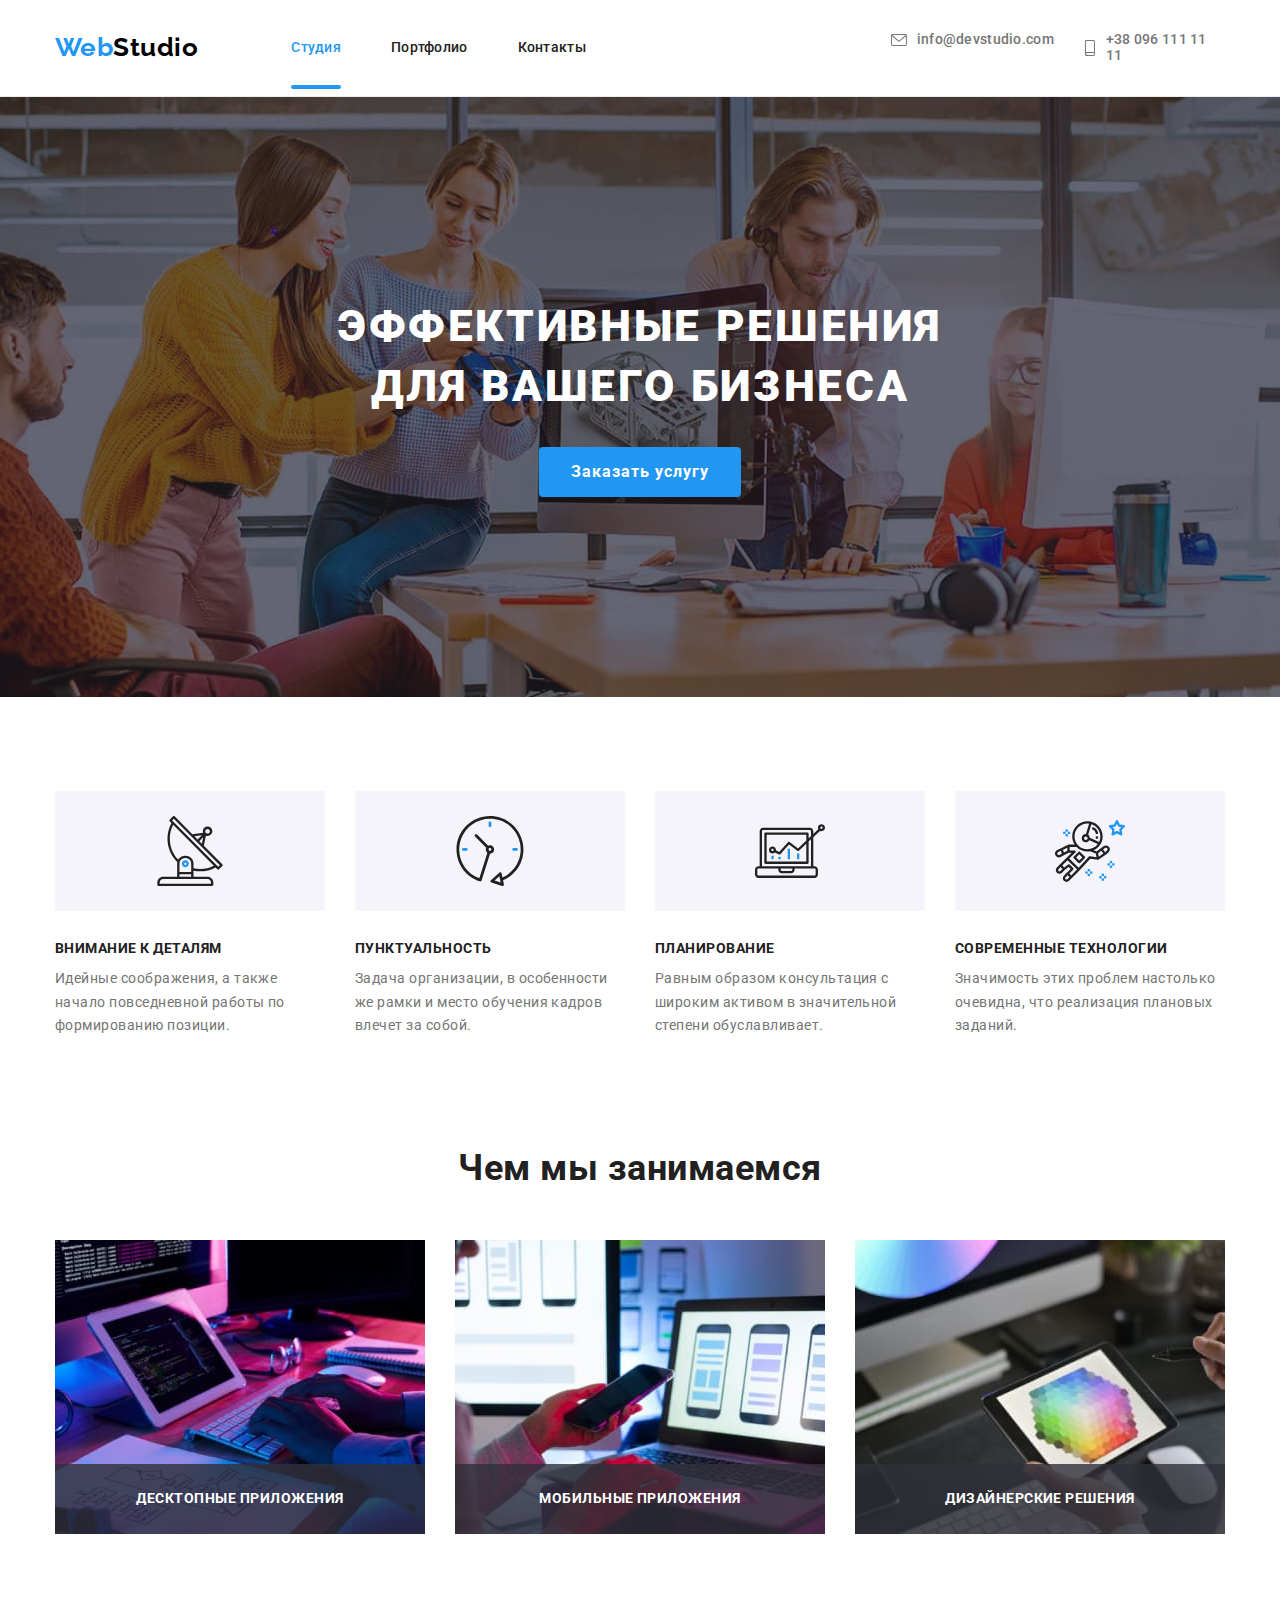
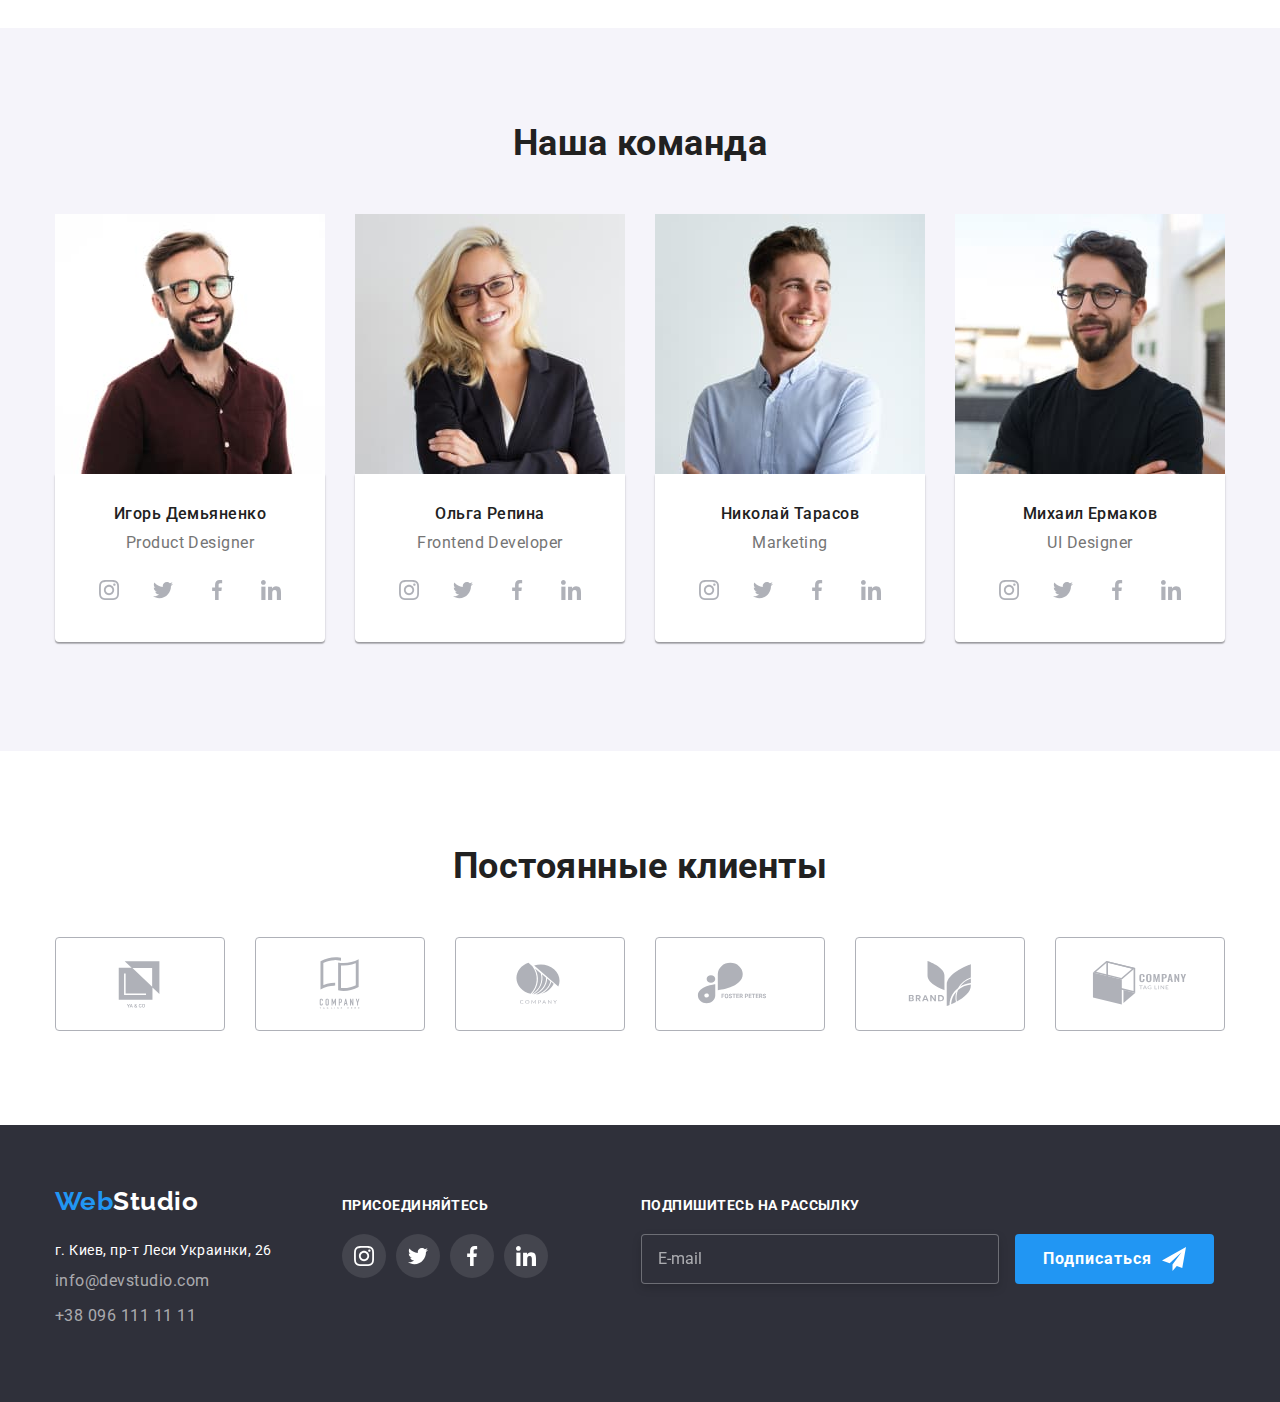
<file: index.html>
<!DOCTYPE html>
<html lang="ru">

<head>
  <meta charset="UTF-8" />
  <meta http-equiv="X-UA-Compatible" content="IE=edge" />
  <meta name="viewport" content="width=device-width, initial-scale=1.0" />
  <title>Document</title>
  <link rel="preconnect" href="https://fonts.googleapis.com" />
  <link rel="preconnect" href="https://fonts.gstatic.com" crossorigin />
  <link
    href="https://fonts.googleapis.com/css2?family=Raleway:wght@500;700&family=Roboto:wght@400;500;700;900&display=swap"
    rel="stylesheet" />
  <link rel="stylesheet" href="https://cdnjs.cloudflare.com/ajax/libs/modern-normalize/1.1.0/modern-normalize.min.css">
  <link rel="stylesheet" href="./css/main.min.css" />
</head>


<!-- header -->
<header class="header">
  <div class="container header__flex">
    <a class="logo" href="./index.html">Web<span class="logo__span">Studio</span></a>

    <button type="button" class="header__menu" aria-expanded="false" aria-controls="menu-container" data-menu-open>
      <svg class="header__icon-open" width="40" height="40" aria-label="перемикач моб.меню">
        <use class="" href=" ./img/icons.svg#icon-menu"></use>
      </svg>
    </button>

    <div class="hz" id="menu-container" data-menu>
      <button type="button" class="header__menu header__menu-close" aria-expanded="false" aria-controls="menu-container"
        data-menu-close>
        <svg class="header__icon-close" width="40" height="40" aria-label="перемикач моб.меню">
          <use class="" href=" ./img/icons.svg#icon-close"></use>
        </svg>
      </button>
      <nav class="header__nav">
        <ul class="site-nav">
          <li class="site-nav__item"><a href="./index.html" class="site-nav__link site-nav__current">Студия</a>
          </li>
          <li class="site-nav__item"><a href="./portfolio.html" class="site-nav__link">Портфолио</a></li>
          <li class="site-nav__item"><a href="" class="site-nav__link">Контакты</a></li>
        </ul>
      </nav>

      <ul class="contact-us">
        <li class="contact-us__tell-mail contact-us__mail">

          <a href="mailto:info@devstudio.com" class="contact-us__contact contact-us__mail-link">
            <svg class="contact-us__icon contact-us__icon-mail" width="16" height="12">
              <use href=" ./img/icons.svg#icon-envelope"></use>
            </svg>
            info@devstudio.com</a>

        </li>
        <li class="contact-us__tell-mail contact-us__tel">
          <a href="tell:+380961111111" class="contact-us__contact contact-us__tel-link">
            <svg class="contact-us__icon contact-us__icon-tel" width="10" height="16">
              <use href="./img/icons.svg#icon-smartphone"></use>
            </svg>
            +38 096 111 11 11
          </a>
        </li>
      </ul>
      <ul class="header__soc-links-list">
        <li class="header__soc-links-item">Instagram</li>
        <li class="header__soc-links-item">Twitter</li>
        <li class="header__soc-links-item">Facebook</li>
        <li class="header__soc-links-item">Linkedin</li>
      </ul>
    </div>


  </div>
</header>

<!-- main -->
<main class="main">

  <!-- banner -->
  <section class="banner">
    <div class="container">
      <h1 class="banner__title">Эффективные решения <br />для вашего бизнеса</h1>
      <button type="button" class="button button--banner" data-modal-open>Заказать услугу</button>
    </div>
  </section>

  <!-- skills -->
  <section class="section skills">
    <div class="container">
      <h2 class="section__title visually-hidden">skills</h2>
      <ul class="skills__list">
        <li class="skills__item">
          <div class="skills__picture">
            <svg class="skills__icon" width="70" height="70">
              <use href="./img/icons.svg#icon-antenna"></use>
            </svg>
          </div>
          <h3 class="skills__title">Внимание к деталям</h3>
          <p class="skills__desc">
            Идейные соображения, а также начало повседневной работы по формированию позиции.
          </p>
        </li>
        <li class="skills__item">
          <div class="skills__picture">
            <svg class="skills__icon" width="70" height="70">
              <use href="./img/icons.svg#icon-clock"></use>
            </svg>
          </div>
          <h3 class="skills__title">Пунктуальность</h3>
          <p class="skills__desc">
            Задача организации, в особенности же рамки и место обучения кадров влечет за собой.
          </p>
        </li>
        <li class="skills__item">
          <div class="skills__picture">
            <svg class="skills__icon" width="70" height="70">
              <use href="./img/icons.svg#icon-diagram"></use>
            </svg>
          </div>
          <h3 class="skills__title">Планирование</h3>
          <p class="skills__desc">
            Равным образом консультация с широким активом в значительной степени обуславливает.
          </p>
        </li>
        <li class="skills__item">
          <div class="skills__picture">
            <svg class="skills__icon" width="70" height="70">
              <use href="./img/icons.svg#icon-astronaut"></use>
            </svg>
          </div>
          <h3 class="skills__title">Современные технологии</h3>
          <p class="skills__desc">
            Значимость этих проблем настолько очевидна, что реализация плановых заданий.
          </p>
        </li>
      </ul>
    </div>
  </section>


  <!-- our specialization -->
  <section class="section main__specialization ">
    <div class="container">
      <h2 class="section__title section__specialization">Чем мы занимаемся</h2>
      <ul class="specialization">
        <li class="specialization__item">
          <h3 class="specialization__desc">Десктопные приложения</h3>
          <img srcset="./img/specialization-1@1x.jpg 1x, ./img/specialization-1@2x.jpg 2x"
            src="./img/specialization-1@1x.jpg" alt="Робота на планшеті" />
        </li>
        <li class="specialization__item">
          <h3 class="specialization__desc">Мобильные приложения</h3>
          <img srcset="./img/specialization-2@1x.jpg 1x, ./img/specialization-2@2x.jpg 2x"
            src="./img/specialization-2@1x.jpg" alt="Робота на планшеті" />
        </li>
        <li class="specialization__item">
          <h3 class="specialization__desc">Дизайнерские решения</h3>
          <img srcset="./img/specialization-3@1x.jpg 1x, ./img/specialization-3@2x.jpg 2x"
            src="./img/specialization-3@1x.jpg" alt="Робота на планшеті" />
        </li>
      </ul>
    </div>
  </section>


  <!--our crew -->
  <section class="section main__crew">
    <div class="container">
      <h2 class="section__title section__name">Наша команда</h2>
      <ul class="crew-list">
        <li class="crew-list__item">
          <picture class="crew-list__photo">
            <source srcset="./img/ihor-comp@1x.jpg 1x, ./img/ihor-comp@2x.jpg 2x" media="(min-width:1200px)" />
            <source srcset="./img/ihor-tab@1x.jpg 1x, ./img/ihor-tab@2x.jpg 2x " media="(min-width:768px)" />
            <source srcset="./img/ihor-mob@1x.jpg 1x, ./img/ihor-mob@2x.jpg 2x" />
            <img src="./img/ihor-comp@1x.jpg" alt="Игорь Демьяненко" />
          </picture>

          <div class="crew-list__info">
            <h3 class="crew-list__title">Игорь Демьяненко</h3>
            <p class="crew-list__desc">Product Designer</p>

            <!-- social links -->
            <ul class="social-links">
              <li class="social-links__list">
                <a href="" class="social-links__link">
                  <svg width="20" height="20">
                    <use href="./img/icons.svg#icon-instagram"></use>
                  </svg>
                </a>
              </li>
              <li class="social-links__list">
                <a href="" class="social-links__link">
                  <svg width="20" height="20">
                    <use href="./img/icons.svg#icon-twitter"></use>
                  </svg>
                </a>
              </li>
              <li class="social-links__list">
                <a href="" class="social-links__link">
                  <svg width="20" height="20">
                    <use href="./img/icons.svg#icon-facebook"></use>
                  </svg>
                </a>
              </li>
              <li class="social-links__list">
                <a href="" class="social-links__link">
                  <svg width="20" height="20">
                    <use href="./img/icons.svg#icon-linkedin"></use>
                  </svg>
                </a>
              </li>
            </ul>
            <!-- end social links -->

          </div>

        </li>
        <li class="crew-list__item">
          <picture class="crew-list__photo">
            <source srcset="./img/olha-comp@1x.jpg 1x, ./img/olha-comp@2x.jpg 2x" media="(min-width:1200px)" />
            <source srcset="./img/olha-tab@1x.jpg 1x, ./img/olha-tab@2x.jpg 2x " media="(min-width:768px)" />
            <source srcset="./img/olha-mob@1x.jpg 1x, ./img/olha-mob@2x.jpg 2x" />
            <img src="./img/olha-comp@1x.jpg" alt="Ольга Репина" />
          </picture>

          <div class="crew-list__info">
            <h3 class="crew-list__title">Ольга Репина</h3>
            <p class="crew-list__desc">Frontend Developer</p>

            <!-- social links -->
            <ul class="social-links">
              <li class="social-links__list">
                <a href="" class="social-links__link">
                  <svg width="20" height="20">
                    <use href="./img/icons.svg#icon-instagram"></use>
                  </svg>
                </a>
              </li>
              <li class="social-links__list">
                <a href="" class="social-links__link">
                  <svg width="20" height="20">
                    <use href="./img/icons.svg#icon-twitter"></use>
                  </svg>
                </a>
              </li>
              <li class="social-links__list">
                <a href="" class="social-links__link">
                  <svg width="20" height="20">
                    <use href="./img/icons.svg#icon-facebook"></use>
                  </svg>
                </a>
              </li>
              <li class="social-links__list">
                <a href="" class="social-links__link">
                  <svg width="20" height="20">
                    <use href="./img/icons.svg#icon-linkedin"></use>
                  </svg>
                </a>
              </li>
            </ul>
            <!-- end social links -->

          </div>

        </li>
        <li class="crew-list__item">
          <picture class="crew-list__photo">
            <source srcset="./img/kolya-comp@1x.jpg 1x, ./img/kolya-comp@2x.jpg 2x" media="(min-width:1200px)" />
            <source srcset="./img/kolya-tab@1x.jpg 1x, ./img/kolya-tab@2x.jpg 2x " media="(min-width:768px)" />
            <source srcset="./img/kolya-mob@1x.jpg 1x, ./img/kolya-mob@2x.jpg 2x" />
            <img src="./img/kolya-comp@1x.jpg" alt="Николай Тарасов" />
          </picture>

          <div class="crew-list__info">
            <h3 class="crew-list__title">Николай Тарасов</h3>
            <p class="crew-list__desc">Marketing</p>

            <!-- social links -->
            <ul class="social-links">
              <li class="social-links__list">
                <a href="" class="social-links__link">
                  <svg width="20" height="20">
                    <use href="./img/icons.svg#icon-instagram"></use>
                  </svg>
                </a>
              </li>
              <li class="social-links__list">
                <a href="" class="social-links__link">
                  <svg width="20" height="20">
                    <use href="./img/icons.svg#icon-twitter"></use>
                  </svg>
                </a>
              </li>
              <li class="social-links__list">
                <a href="" class="social-links__link">
                  <svg width="20" height="20">
                    <use href="./img/icons.svg#icon-facebook"></use>
                  </svg>
                </a>
              </li>
              <li class="social-links__list">
                <a href="" class="social-links__link">
                  <svg width="20" height="20">
                    <use href="./img/icons.svg#icon-linkedin"></use>
                  </svg>
                </a>
              </li>
            </ul>
            <!-- end social links -->

          </div>

        </li>
        <li class="crew-list__item">
          <picture class="crew-list__photo">
            <source srcset="./img/misha-comp@1x.jpg 1x, ./img/misha-comp@2x.jpg 2x" media="(min-width:1200px)" />
            <source srcset="./img/misha-tab@1x.jpg 1x, ./img/misha-tab@2x.jpg 2x " media="(min-width:768px)" />
            <source srcset="./img/misha-mob@1x.jpg 1x, ./img/misha-mob@2x.jpg 2x" />
            <img src="./img/misha-comp@1x.jpg" alt="Михаил Ермаков" />
          </picture>

          <div class="crew-list__info">
            <h3 class="crew-list__title">Михаил Ермаков</h3>
            <p class="crew-list__desc">UI Designer</p>

            <!-- social links -->
            <ul class="social-links">
              <li class="social-links__list">
                <a href="" class="social-links__link">
                  <svg width="20" height="20">
                    <use href="./img/icons.svg#icon-instagram"></use>
                  </svg>
                </a>
              </li>
              <li class="social-links__list">
                <a href="" class="social-links__link">
                  <svg width="20" height="20">
                    <use href="./img/icons.svg#icon-twitter"></use>
                  </svg>
                </a>
              </li>
              <li class="social-links__list">
                <a href="" class="social-links__link">
                  <svg width="20" height="20">
                    <use href="./img/icons.svg#icon-facebook"></use>
                  </svg>
                </a>
              </li>
              <li class="social-links__list">
                <a href="" class="social-links__link">
                  <svg width="20" height="20">
                    <use href="./img/icons.svg#icon-linkedin"></use>
                  </svg>
                </a>
              </li>
            </ul>
            <!-- end social links -->

          </div>

        </li>
      </ul>
    </div>
  </section>

  <!-- our clients -->
  <section class="section ">
    <div class="container">
      <h2 class="section__title">Постоянные клиенты</h2>
      <ul class="clients">
        <li class="clients__list">
          <a href="" class="clients__link">
            <svg class="clients-icon" width="106" height="60">
              <use href=" ./img/icons.svg#icon-logo-1"></use>
            </svg>
          </a>
        </li>
        <li class="clients__list">
          <a href="" class="clients__link">
            <svg class="clients-icon" width="106" height="60">
              <use href=" ./img/icons.svg#icon-logo-2"></use>
            </svg>
          </a>
        </li>
        <li class="clients__list">
          <a href="" class="clients__link">
            <svg class="clients-icon" width="106" height="60">
              <use href=" ./img/icons.svg#icon-logo-3"></use>
            </svg>
          </a>
        </li>
        <li class="clients__list">
          <a href="" class="clients__link">
            <svg class="clients-icon" width="106" height="60">
              <use href=" ./img/icons.svg#icon-logo-4"></use>
            </svg>
          </a>
        </li>
        <li class="clients__list">
          <a href="" class="clients__link">
            <svg class="clients-icon" width="106" height="60">
              <use href=" ./img/icons.svg#icon-logo-5"></use>
            </svg>
          </a>
        </li>
        <li class="clients__list">
          <a href="" class="clients__link">
            <svg class="clients-icon" width="106" height="60">
              <use href=" ./img/icons.svg#icon-logo-6"></use>
            </svg>
          </a>
        </li>

      </ul>
    </div>

  </section>

</main>


<!-- footer -->
<footer class="footer">
  <div class="container footer__flex">

    <div class="footer__info">
      <a class="logo footer__logo" href="./index.html">Web<span class="logo__span logo__span--color">Studio</span></a>
      <address class="footer__adress">г. Киев, пр-т Леси Украинки, 26</address>
      <ul>
        <li class="footer__contact-item"><a href="mailto:info@devstudio.com"
            class="footer__contact">info@devstudio.com</a></li>
        <li class="footer__contact-item"><a href="tel:+380961111111" class="footer__contact">+38 096 111 11
            11</a></li>
      </ul>
    </div>

    <div class="footer__social-links">
      <h3 class="footer__socLink-form-title">Присоединяйтесь</h3>

      <!-- social links -->
      <ul class="social-links">
        <li class="social-links__list">
          <a href="" class="social-links__link social-links__link--footer">
            <svg width="20" height="20">
              <use href="./img/icons.svg#icon-instagram"></use>
            </svg>
          </a>
        </li>
        <li class="social-links__list">
          <a href="" class="social-links__link social-links__link--footer">
            <svg width="20" height="20">
              <use href="./img/icons.svg#icon-twitter"></use>
            </svg>
          </a>
        </li>
        <li class="social-links__list">
          <a href="" class="social-links__link social-links__link--footer">
            <svg width="20" height="20">
              <use href="./img/icons.svg#icon-facebook"></use>
            </svg>
          </a>
        </li>
        <li class="social-links__list">
          <a href="" class="social-links__link social-links__link--footer">
            <svg width="20" height="20">
              <use href="./img/icons.svg#icon-linkedin"></use>
            </svg>
          </a>
        </li>
      </ul>
      <!-- end social links -->

    </div>

    <!-- subscribe-form -->
    <form class="footer__form">
      <label for="email" class="footer__subscribe">
        <span class="footer__socLink-form-title">
          Подпишитесь на рассылку
        </span>
        <input type="text" name="email" id="email" class="footer__input" placeholder="E-mail">

      </label>
      <button type="submit" class="button footer__button">
        Подписаться
        <svg class="footer__button-icon" width="24" height="24">
          <use href="./img/icons.svg#icon-send"></use>
        </svg>
      </button>

    </form>
    <!-- end subscribe-form -->

  </div>
</footer>

<!-- MODAL WINDOW -->
<div class="backdrop is-hidden" data-modal>
  <div class="modal">
    <button type="button" class="modal__close" data-modal-close>
      <svg width="20" height="20">
        <use href="./img/icons.svg#icon-close"></use>
      </svg>
    </button>
    <form class="feedback">
      <h3 class="feedback__name">Оставьте свои данные, мы вам перезвоним</h3>

      <label class="field">
        <span class="field__name">Имя</span>
        <input type="text" name="name" class="field__input">
        <svg class="field__icon" width="18" height="18">
          <use href="./img/icons.svg#icon-person-black"></use>
        </svg>

      </label>

      <label class="field">
        <span class="field__name">Телефон</span>
        <input type="tel" name="tel" class="field__input">
        <svg class="field__icon" width="18" height="18">
          <use href="./img/icons.svg#icon-phone-black"></use>
        </svg>
      </label>

      <label class="field">
        <span class="field__name">Почта</span>
        <input type="email" name="mail" class="field__input">
        <svg class="field__icon" width="18" height="18">
          <use href="./img/icons.svg#icon-email-black"></use>
        </svg>

      </label>

      <label class="field field--comment">
        <span class="field__name">Комментарий</span>
        <textarea name="comment" rows="5" placeholder="Введите текст" class="field__textarea"></textarea>
      </label>


      <label for="agree" class="agreement">
        <input class="agreement__checkbox" type="checkbox" name="agreement" value="agree" id="agree">
        <svg class="agreement__icon" width="16" height="15">
          <use href="./img/icons.svg#icon-check"></use>
        </svg>
        <span class="agreement__custom"> </span>
        Соглашаюсь с рассылкой и принимаю
      </label>
      <a href="" class="feedback__agreement"> Условия договора</a>
      <button type="submit" class="button button--feedback">Отправить</button>

    </form>
  </div>
</div>

<script src="./js/menu.js"></script>
<script src="./js/modal.js"></script>

</body>

</html>
</file>
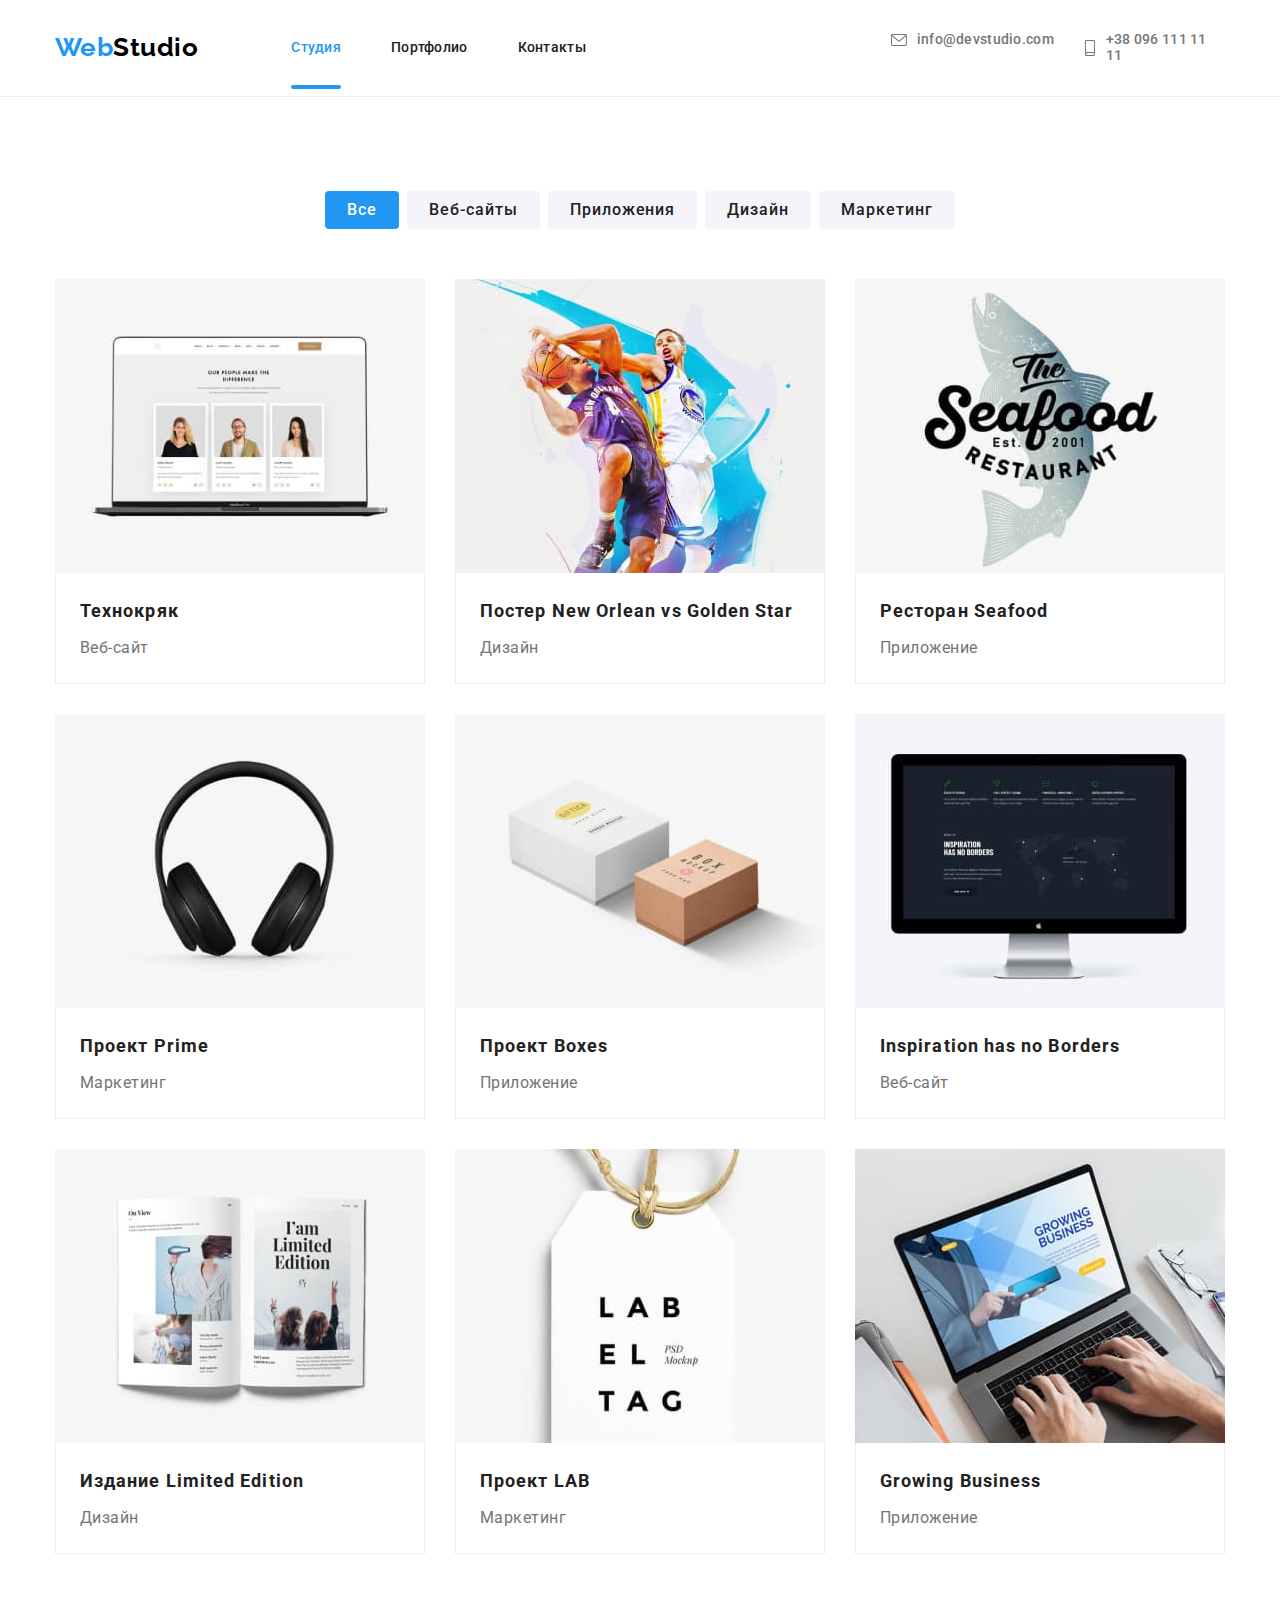
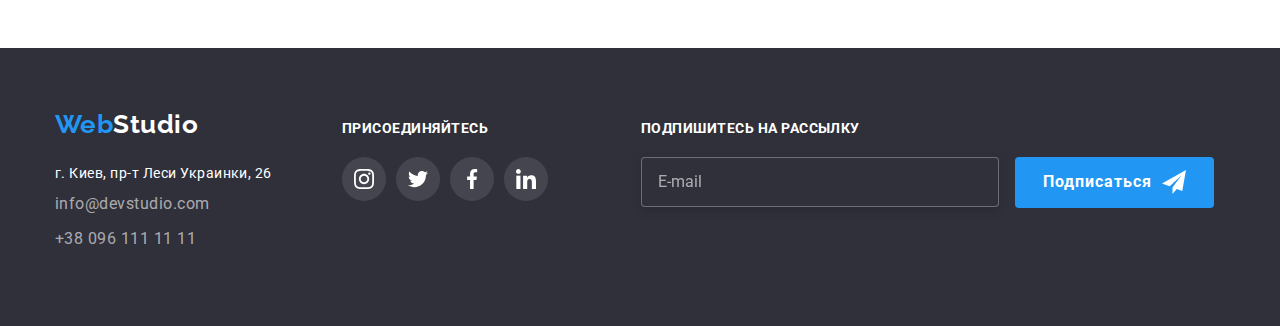
<file: portfolio.html>
<!DOCTYPE html>
<html lang="ru">

<head>
  <meta charset="UTF-8" />
  <meta http-equiv="X-UA-Compatible" content="IE=edge" />
  <meta name="viewport" content="width=device-width, initial-scale=1.0" />
  <title>Document</title>

  <link rel="preconnect" href="https://fonts.googleapis.com" />
  <link rel="preconnect" href="https://fonts.gstatic.com" crossorigin />
  <link href="https://fonts.googleapis.com/css2?family=Raleway:wght@500&family=Roboto:wght@400;500;700;900&display=swap"
    rel="stylesheet" />
  <link rel="stylesheet" href="https://cdnjs.cloudflare.com/ajax/libs/modern-normalize/1.1.0/modern-normalize.min.css">

  <link rel="stylesheet" href="./css/main.min.css" />
</head>

<body>
  <!-- header -->
  <header class="header">
    <div class="container header__flex">
      <a class="logo" href="./index.html">Web<span class="logo__span">Studio</span></a>

      <button type="button" class="header__menu" aria-expanded="false" aria-controls="menu-container" data-menu-open>
        <svg class="header__icon-open" width="40" height="40" aria-label="перемикач моб.меню">
          <use class="" href=" ./img/icons.svg#icon-menu"></use>
        </svg>
      </button>

      <div class="hz" id="menu-container" data-menu>
        <button type="button" class="header__menu header__menu-close" aria-expanded="false"
          aria-controls="menu-container" data-menu-close>
          <svg class="header__icon-close" width="40" height="40" aria-label="перемикач моб.меню">
            <use class="" href=" ./img/icons.svg#icon-close"></use>
          </svg>
        </button>
        <nav class="header__nav">
          <ul class="site-nav">
            <li class="site-nav__item"><a href="./index.html" class="site-nav__link site-nav__current">Студия</a>
            </li>
            <li class="site-nav__item"><a href="./portfolio.html" class="site-nav__link">Портфолио</a></li>
            <li class="site-nav__item"><a href="" class="site-nav__link">Контакты</a></li>
          </ul>
        </nav>

        <ul class="contact-us">
          <li class="contact-us__tell-mail contact-us__mail">

            <a href="mailto:info@devstudio.com" class="contact-us__contact contact-us__mail-link">
              <svg class="contact-us__icon contact-us__icon-mail" width="16" height="12">
                <use href=" ./img/icons.svg#icon-envelope"></use>
              </svg>
              info@devstudio.com</a>

          </li>
          <li class="contact-us__tell-mail contact-us__tel">
            <a href="tell:+380961111111" class="contact-us__contact contact-us__tel-link">
              <svg class="contact-us__icon contact-us__icon-tel" width="10" height="16">
                <use href="./img/icons.svg#icon-smartphone"></use>
              </svg>
              +38 096 111 11 11
            </a>
          </li>
        </ul>
        <ul class="header__soc-links-list">
          <li class="header__soc-links-item">Instagram</li>
          <li class="header__soc-links-item">Twitter</li>
          <li class="header__soc-links-item">Facebook</li>
          <li class="header__soc-links-item">Linkedin</li>
        </ul>
      </div>


    </div>
  </header>

  <!-- main -->
  <main>

    <!-- portfolio -->
    <section class="section">
      <div class="container">
        <h1 hidden>Портфолио</h1>

        <ul class="filters">
          <li class="filters__item"><button type="button" class="button button--filter button--current">Все</button>
          </li>
          <li class="filters__item"><button type="button" class="button button--filter">Веб-сайты</button></li>
          <li class="filters__item"><button type="button" class="button button--filter">Приложения</button></li>
          <li class="filters__item"><button type="button" class="button button--filter">Дизайн</button></li>
          <li class="filters__item"><button type="button" class="button button--filter">Маркетинг</button></li>
        </ul>


        <ul class="portfolio">
          <li class="portfolio__list">
            <a href="" class="portfolio__link">
              <div class="card">
                <picture>
                  <source srcset="./img/1-comp@1x.jpg 1x, ./img/1-comp@2x.jpg 2x" media="(min-width:1200px)" />
                  <source srcset="./img/1-tab@1x.jpg 1x, ./img/1-tab@2x.jpg 2x " media="(min-width:768px)" />
                  <source srcset="./img/1-mob@1x.jpg 1x, ./img/1-mob@2x.jpg 2x" />
                  <img src="./img/1-comp@1x.jpg" alt="Технокряк" />
                </picture>

                <p class="card__desc">
                  Ресурс предлагает комплексные предложения с разным уровнем функционала и сервисов.
                  Все это позволит посетителю получить исчерпывающие сведения о компании или частном
                  лице.
                </p>
              </div>
              <div class="thumb">
                <h2 class="thumb__title">Технокряк</h2>
                <p class="thumb__desc">Веб-сайт</p>
              </div>
            </a>
          </li>

          <li class="portfolio__list">
            <a href="" class="portfolio__link">
              <div class="card">
                <picture>
                  <source srcset="./img/2-comp@1x.jpg 1x, ./img/2-comp@2x.jpg 2x" media="(min-width:1200px)" />
                  <source srcset="./img/2-tab@1x.jpg 1x, ./img/2-tab@2x.jpg 2x " media="(min-width:768px)" />
                  <source srcset="./img/2-mob@1x.jpg 1x, ./img/2-mob@2x.jpg 2x" />
                  <img src="./img/2-comp@1x.jpg " alt="Постер New Orlean vs Golden Star" />
                </picture>

                <p class="card__desc">
                  Ресурс предлагает комплексные предложения с разным уровнем функционала и сервисов.
                  Все это позволит посетителю получить исчерпывающие сведения о компании или частном
                  лице.
                </p>
              </div>
              <div class="thumb">
                <h2 class="thumb__title">Постер New Orlean vs Golden Star</h2>
                <p class="thumb__desc">Дизайн</p>
              </div>
            </a>
          </li>

          <li class="portfolio__list">
            <a href="" class="portfolio__link">
              <div class="card">
                <picture>
                  <source srcset="./img/3-comp@1x.jpg 1x, ./img/3-comp@2x.jpg 2x" media="(min-width:1200px)" />
                  <source srcset="./img/3-tab@1x.jpg 1x, ./img/3-tab@2x.jpg 2x " media="(min-width:768px)" />
                  <source srcset="./img/3-mob@1x.jpg 1x, ./img/3-mob@2x.jpg 2x" />
                  <img src="./img/3-comp@1x.jpg " alt="Ресторан Seafood" />
                </picture>
                <p class="card__desc">
                  Ресурс предлагает комплексные предложения с разным уровнем функционала и сервисов.
                  Все это позволит посетителю получить исчерпывающие сведения о компании или частном
                  лице.
                </p>
              </div>
              <div class="thumb">
                <h2 class="thumb__title">Ресторан Seafood</h2>
                <p class="thumb__desc">Приложение</p>
              </div>
            </a>
          </li>

          <li class="portfolio__list">
            <a href="" class="portfolio__link">
              <div class="card">
                <picture>
                  <source srcset="./img/4-comp@1x.jpg 1x, ./img/4-comp@2x.jpg 2x" media="(min-width:1200px)" />
                  <source srcset="./img/4-tab@1x.jpg 1x, ./img/4-tab@2x.jpg 2x " media="(min-width:768px)" />
                  <source srcset="./img/4-mob@1x.jpg 1x, ./img/4-mob@2x.jpg 2x" />
                  <img src="./img/4-comp@1x.jpg " alt="Проект Prime" />
                </picture>
                <p class="card__desc">
                  Ресурс предлагает комплексные предложения с разным уровнем функционала и сервисов.
                  Все это позволит посетителю получить исчерпывающие сведения о компании или частном
                  лице.
                </p>
              </div>
              <div class="thumb">
                <h2 class="thumb__title">Проект Prime</h2>
                <p class="thumb__desc">Маркетинг</p>
              </div>
            </a>
          </li>

          <li class="portfolio__list">
            <a href="" class="portfolio__link">
              <div class="card">
                <picture>
                  <source srcset="./img/5-comp@1x.jpg 1x, ./img/5-comp@2x.jpg 2x" media="(min-width:1200px)" />
                  <source srcset="./img/5-tab@1x.jpg 1x, ./img/5-tab@2x.jpg 2x " media="(min-width:768px)" />
                  <source srcset="./img/5-mob@1x.jpg 1x, ./img/5-mob@2x.jpg 2x" />
                  <img src="./img/5-comp@1x.jpg " alt="Проект Boxes" />
                </picture>
                <p class="card__desc">
                  Ресурс предлагает комплексные предложения с разным уровнем функционала и сервисов.
                  Все это позволит посетителю получить исчерпывающие сведения о компании или частном
                  лице.
                </p>
              </div>
              <div class="thumb">
                <h2 class="thumb__title">Проект Boxes</h2>
                <p class="thumb__desc">Приложение</p>
              </div>
            </a>
          </li>

          <li class="portfolio__list">
            <a href="" class="portfolio__link">
              <div class="card">
                <picture>
                  <source srcset="./img/6-comp@1x.jpg 1x, ./img/6-comp@2x.jpg 2x" media="(min-width:1200px)" />
                  <source srcset="./img/6-tab@1x.jpg 1x, ./img/6-tab@2x.jpg 2x " media="(min-width:768px)" />
                  <source srcset="./img/6-mob@1x.jpg 1x, ./img/6-mob@2x.jpg 2x" />
                  <img src="./img/6-comp@1x.jpg " alt="Inspiration has no Borders" />
                </picture>
                <p class="card__desc">
                  Ресурс предлагает комплексные предложения с разным уровнем функционала и сервисов.
                  Все это позволит посетителю получить исчерпывающие сведения о компании или частном
                  лице.
                </p>
              </div>
              <div class="thumb">
                <h2 class="thumb__title">Inspiration has no Borders</h2>
                <p class="thumb__desc">Веб-сайт</p>
              </div>
            </a>
          </li>

          <li class="portfolio__list">
            <a href="" class="portfolio__link">
              <div class="card">
                <picture>
                  <source srcset="./img/7-comp@1x.jpg 1x, ./img/7-comp@2x.jpg 2x" media="(min-width:1200px)" />
                  <source srcset="./img/7-tab@1x.jpg 1x, ./img/7-tab@2x.jpg 2x " media="(min-width:768px)" />
                  <source srcset="./img/7-mob@1x.jpg 1x, ./img/7-mob@2x.jpg 2x" />
                  <img src="./img/7-comp@1x.jpg " alt="Издание Limited Edition" />
                </picture>
                <p class="card__desc">
                  Ресурс предлагает комплексные предложения с разным уровнем функционала и сервисов.
                  Все это позволит посетителю получить исчерпывающие сведения о компании или частном
                  лице.
                </p>
              </div>
              <div class="thumb">
                <h2 class="thumb__title">Издание Limited Edition</h2>
                <p class="thumb__desc">Дизайн</p>
              </div>
            </a>
          </li>

          <li class="portfolio__list">
            <a href="" class="portfolio__link">
              <div class="card">
                <picture>
                  <source srcset="./img/8-comp@1x.jpg 1x, ./img/8-comp@2x.jpg 2x" media="(min-width:1200px)" />
                  <source srcset="./img/8-tab@1x.jpg 1x, ./img/8-tab@2x.jpg 2x " media="(min-width:768px)" />
                  <source srcset="./img/8-mob@1x.jpg 1x, ./img/8-mob@2x.jpg 2x" />
                  <img src="./img/8-comp@1x.jpg " alt="Проект LAB" />
                </picture>
                <p class="card__desc">
                  Ресурс предлагает комплексные предложения с разным уровнем функционала и сервисов.
                  Все это позволит посетителю получить исчерпывающие сведения о компании или частном
                  лице.
                </p>
              </div>
              <div class="thumb">
                <h2 class="thumb__title">Проект LAB</h2>
                <p class="thumb__desc">Маркетинг</p>
              </div>
            </a>
          </li>

          <li class="portfolio__list">
            <a href="" class="portfolio__link">
              <div class="card">
                <picture>
                  <source srcset="./img/9-comp@1x.jpg 1x, ./img/9-comp@2x.jpg 2x" media="(min-width:1200px)" />
                  <source srcset="./img/9-tab@1x.jpg 1x, ./img/9-tab@2x.jpg 2x " media="(min-width:768px)" />
                  <source srcset="./img/9-mob@1x.jpg 1x, ./img/9-mob@2x.jpg 2x" />
                  <img src="./img/9-comp@1x.jpg " alt="Growing Business" />
                </picture>
                <p class="card__desc">
                  Ресурс предлагает комплексные предложения с разным уровнем функционала и сервисов.
                  Все это позволит посетителю получить исчерпывающие сведения о компании или частном
                  лице.
                </p>
              </div>
              <div class="thumb">
                <h2 class="thumb__title">Growing Business</h2>
                <p class="thumb__desc">Приложение</p>
              </div>
            </a>
          </li>
        </ul>
      </div>

    </section>
  </main>

  <!-- footer -->
  <footer class="footer">
    <div class="container footer__flex">

      <div class="footer__info">
        <a class="logo footer__logo" href="./index.html">Web<span class="logo__span logo__span--color">Studio</span></a>
        <address class="footer__adress">г. Киев, пр-т Леси Украинки, 26</address>
        <ul>
          <li class="footer__contact-item"><a href="mailto:info@devstudio.com"
              class="footer__contact">info@devstudio.com</a></li>
          <li class="footer__contact-item"><a href="tel:+380961111111" class="footer__contact">+38 096 111 11
              11</a></li>
        </ul>
      </div>

      <div class="footer__social-links">
        <h3 class="footer__socLink-form-title">Присоединяйтесь</h3>

        <!-- social links -->
        <ul class="social-links">
          <li class="social-links__list">
            <a href="" class="social-links__link social-links__link--footer">
              <svg width="20" height="20">
                <use href="./img/icons.svg#icon-instagram"></use>
              </svg>
            </a>
          </li>
          <li class="social-links__list">
            <a href="" class="social-links__link social-links__link--footer">
              <svg width="20" height="20">
                <use href="./img/icons.svg#icon-twitter"></use>
              </svg>
            </a>
          </li>
          <li class="social-links__list">
            <a href="" class="social-links__link social-links__link--footer">
              <svg width="20" height="20">
                <use href="./img/icons.svg#icon-facebook"></use>
              </svg>
            </a>
          </li>
          <li class="social-links__list">
            <a href="" class="social-links__link social-links__link--footer">
              <svg width="20" height="20">
                <use href="./img/icons.svg#icon-linkedin"></use>
              </svg>
            </a>
          </li>
        </ul>
        <!-- end social links -->

      </div>

      <!-- subscribe-form -->
      <form class="footer__form">
        <label for="email" class="footer__subscribe">
          <span class="footer__socLink-form-title">
            Подпишитесь на рассылку
          </span>
          <input type="text" name="email" id="email" class="footer__input" placeholder="E-mail">

        </label>
        <button type="submit" class="button footer__button">
          Подписаться
          <svg class="footer__button-icon" width="24" height="24">
            <use href="./img/icons.svg#icon-send"></use>
          </svg>
        </button>

      </form>
      <!-- end subscribe-form -->

    </div>
  </footer>

  <script src="./js/menu.js"></script>

</body>

</html>
</file>
<file: css/main.min.css>
html{-webkit-box-sizing:border-box;box-sizing:border-box}*,*::before,*::after{-webkit-box-sizing:inherit;box-sizing:inherit}h1,h2,h3,ul,p{margin:0;padding:0}img{display:block;max-width:100%;height:auto}ul{list-style:none}a{text-decoration:none;display:inline-block}body{font-family:Roboto,sans-serif;color:#757575;letter-spacing:.03em}body.modal-open{overflow:hidden}.visually-hidden{position:absolute;width:1px;height:1px;padding:0;margin:-1px;overflow:hidden;clip:rect(0, 0, 0, 0);white-space:nowrap;border:0}.container{margin-left:auto;margin-right:auto;padding:0 15px;border:1px solxid green}@media screen and (min-width: 480px){.container{width:480px}}@media screen and (min-width: 768px){.container{width:768px}}@media screen and (min-width: 1200px){.container{width:1200px}}.logo{color:#2196f3;font-family:"Raleway",sans-serif;font-weight:700;font-size:24px;line-height:1.17;padding-bottom:16px;padding-top:16px;-webkit-transition-duration:250ms;transition-duration:250ms;-webkit-transition-timing-function:cubic-bezier(0.4, 0, 0.2, 1);transition-timing-function:cubic-bezier(0.4, 0, 0.2, 1)}.logo__span{color:#000;-webkit-transition-duration:250ms;transition-duration:250ms;-webkit-transition-timing-function:cubic-bezier(0.4, 0, 0.2, 1);transition-timing-function:cubic-bezier(0.4, 0, 0.2, 1)}.logo__span:hover,.logo__span:focus{color:#2196f3}.footer__logo{margin-bottom:20px}.logo__span--color{color:#fff}@media screen and (min-width: 768px){.footer__logo{margin-right:0;padding:0}}@media screen and (min-width: 1200px){.logo{display:-webkit-box;display:-ms-flexbox;display:flex;-webkit-box-align:center;-ms-flex-align:center;align-items:center;margin-right:93px;font-size:26px;line-height:1.3}.footer__logo{margin-bottom:20px;margin-right:0}}.header{border-bottom:1px solid #ececec;margin-left:auto;margin-right:auto}.header__menu{width:40px;height:40px;padding:0;border:none;-webkit-transition:fill 250ms cubic-bezier(0.4, 0, 0.2, 1);transition:fill 250ms cubic-bezier(0.4, 0, 0.2, 1)}.header__menu:focus,.header__menu:hover{fill:#2196f3}.header__flex{display:-webkit-box;display:-ms-flexbox;display:flex;-webkit-box-pack:justify;-ms-flex-pack:justify;justify-content:space-between;-webkit-box-align:center;-ms-flex-align:center;align-items:center}.site-nav{font-weight:500;font-size:14px;line-height:1.14;letter-spacing:.02em}.site-nav__link{color:#212121;-webkit-transition:color 250ms cubic-bezier(0.4, 0, 0.2, 1);transition:color 250ms cubic-bezier(0.4, 0, 0.2, 1)}.site-nav__link:hover,.site-nav__link :focus{color:#2196f3}.header__icon-open,.header__icon-close{background-color:#fff}.header__soc-links-list{font-weight:500;font-size:18px;line-height:1.22;letter-spacing:.02em;display:-webkit-box;display:-ms-flexbox;display:flex}.header__soc-links-item{color:#2196f3}.header__soc-links-item:not(:last-child){margin-right:10px;padding-right:10px;border-right:1px solid rgba(33,33,33,.2)}@media screen and (max-width: 479.9px){.header .contact-us__tel-link{font-size:26px}.header__soc-links-list{-ms-flex-wrap:wrap;flex-wrap:wrap}}@media screen and (min-width: 480px){.header{width:480px}}@media screen and (max-width: 767.9px){.header{position:relative}.header__nav{margin-bottom:auto}.hz{display:none;padding:48px 40px}.hz.is-open{position:fixed;top:0;left:0;display:-webkit-box;display:-ms-flexbox;display:flex;-webkit-box-orient:vertical;-webkit-box-direction:normal;-ms-flex-direction:column;flex-direction:column;width:100%;height:100%;background:#fff;z-index:9}.header__menu-close{position:absolute;top:10px;right:15px}.site-nav{font-size:40px;line-height:1.17}.site-nav__current{color:#2196f3}.site-nav__item{margin-bottom:32px}.contact-us{display:-webkit-box;display:-ms-flexbox;display:flex;-webkit-box-orient:vertical;-webkit-box-direction:reverse;-ms-flex-direction:column-reverse;flex-direction:column-reverse}.contact-us__contact{font-weight:500;line-height:1.18;letter-spacing:.02em}.contact-us__tel-link{font-size:34px;color:#2196f3}.contact-us__mail-link{font-size:24px;color:#757575}.contact-us__tel{margin-bottom:32px}.contact-us__mail{margin-bottom:64px}.contact-us__icon{display:none}}@media screen and (min-width: 768px){.header__menu{display:none}.header{width:768px;-webkit-box-align:center;-ms-flex-align:center;align-items:center}.header__nav{display:-webkit-box;display:-ms-flexbox;display:flex;-webkit-box-align:center;-ms-flex-align:center;align-items:center}.hz{display:-webkit-box;display:-ms-flexbox;display:flex;-webkit-box-align:center;-ms-flex-align:center;align-items:center}.site-nav{display:-webkit-box;display:-ms-flexbox;display:flex}.site-nav__item+.site-nav__item{margin-left:50px}.site-nav__link{padding-top:32px;padding-bottom:32px}.site-nav__item{position:relative}.site-nav__current{color:#2196f3}.site-nav__current:after{content:"";position:absolute;display:-webkit-box;display:-ms-flexbox;display:flex;background-color:#2196f3;border:2px solid #2196f3;border-radius:2px;width:100%;right:0px;bottom:-1px}.contact-us{font-weight:500;font-size:12px;line-height:1.17;letter-spacing:.02em;margin-left:84px}.contact-us__contact{color:#757575;fill:#757575}.contact-us__icon{margin-right:10px}.contact-us__icon-tel{width:10px}.contact-us__icon-mail{width:14px}.contact-us__contact{display:-webkit-box;display:-ms-flexbox;display:flex;-webkit-box-align:center;-ms-flex-align:center;align-items:center;-webkit-transition:color 250ms cubic-bezier(0.4, 0, 0.2, 1),fill 250ms cubic-bezier(0.4, 0, 0.2, 1);transition:color 250ms cubic-bezier(0.4, 0, 0.2, 1),fill 250ms cubic-bezier(0.4, 0, 0.2, 1)}.contact-us__contact:hover,.contact-us__contact:focus{color:#2196f3;fill:#2196f3}.header__soc-links-list{display:none}.contact-us__tell-mail:not(:last-child){margin-bottom:10px}}@media screen and (min-width: 1200px){.contact-us__tell-mail{margin-bottom:0}.header{width:100%}.header__flex{-webkit-box-pack:justify;-ms-flex-pack:justify;justify-content:space-between;display:-webkit-box;display:-ms-flexbox;display:flex;-webkit-box-align:center;-ms-flex-align:center;align-items:center}.contact-us{display:-webkit-box;display:-ms-flexbox;display:flex;font-size:14px;line-height:1.14;margin-left:305px}.contact-us__contact{padding-top:32px;padding-bottom:32px}.contact-us__tell-mail:not(:last-child){margin-right:30px}.contact-us__icon-tel{width:12px}.contact-us__icon-mail{width:16px}}.section{padding-top:60px;padding-bottom:60px}.section__title{font-weight:700;font-size:28px;line-height:1.18;text-align:center;color:#212121;margin-bottom:30px}@media screen and (min-width: 1200px){.section{padding-top:94px;padding-bottom:94px}.section__title{font-size:36px;line-height:1.17;margin-bottom:50px}}.banner{margin-left:auto;margin-right:auto;text-align:center;padding:118px 0;background-position:center;background-repeat:no-repeat;background-image:-webkit-gradient(linear, left top, left bottom, from(rgba(47, 48, 58, 0.4)), to(rgba(47, 48, 58, 0.4))),url(../img/banner-480px@1x.jpg);background-image:linear-gradient(rgba(47, 48, 58, 0.4), rgba(47, 48, 58, 0.4)),url(../img/banner-480px@1x.jpg);background-size:cover}@media screen and (min-device-pixel-ratio: 2),screen and (-webkit-min-device-pixel-ratio: 2),screen and (min-resolution: 192dpi),screen and (min-resolution: 2dppx){.banner{background-image:-webkit-gradient(linear, left top, left bottom, from(rgba(47, 48, 58, 0.4)), to(rgba(47, 48, 58, 0.4))),url(../img/banner-480px@2x.jpg);background-image:linear-gradient(rgba(47, 48, 58, 0.4), rgba(47, 48, 58, 0.4)),url(../img/banner-480px@2x.jpg);background-size:cover}}.banner__title{font-weight:900;font-size:26px;line-height:1.62;letter-spacing:.06em;text-transform:uppercase;color:#fff;margin-bottom:30px}@media screen and (min-width: 768px){.banner{background-image:-webkit-gradient(linear, left top, left bottom, from(rgba(47, 48, 58, 0.4)), to(rgba(47, 48, 58, 0.4))),url(../img/banner-768px@1x.jpg);background-image:linear-gradient(rgba(47, 48, 58, 0.4), rgba(47, 48, 58, 0.4)),url(../img/banner-768px@1x.jpg);background-size:768px 400px}}@media screen and (min-width: 768px)and (min-device-pixel-ratio: 2),screen and (min-width: 768px)and (-webkit-min-device-pixel-ratio: 2),screen and (min-width: 768px)and (min-resolution: 192dpi),screen and (min-width: 768px)and (min-resolution: 2dppx){.banner{background-image:-webkit-gradient(linear, left top, left bottom, from(rgba(47, 48, 58, 0.4)), to(rgba(47, 48, 58, 0.4))),url(../img/banner-768px@2x.jpg);background-image:linear-gradient(rgba(47, 48, 58, 0.4), rgba(47, 48, 58, 0.4)),url(../img/banner-768px@2x.jpg)}}@media screen and (min-width: 1200px){.banner{max-width:1600px;padding:200px 0;background-image:-webkit-gradient(linear, left top, left bottom, from(rgba(47, 48, 58, 0.4)), to(rgba(47, 48, 58, 0.4))),url(../img/banner-1200px@1x.jpg);background-image:linear-gradient(rgba(47, 48, 58, 0.4), rgba(47, 48, 58, 0.4)),url(../img/banner-1200px@1x.jpg);background-size:1600px 600px}}@media screen and (min-width: 1200px)and (min-device-pixel-ratio: 2),screen and (min-width: 1200px)and (-webkit-min-device-pixel-ratio: 2),screen and (min-width: 1200px)and (min-resolution: 192dpi),screen and (min-width: 1200px)and (min-resolution: 2dppx){.banner{background-image:-webkit-gradient(linear, left top, left bottom, from(rgba(47, 48, 58, 0.4)), to(rgba(47, 48, 58, 0.4))),url(../img/banner-1200px@2x.jpg);background-image:linear-gradient(rgba(47, 48, 58, 0.4), rgba(47, 48, 58, 0.4)),url(../img/banner-1200px@2x.jpg)}}@media screen and (min-width: 1200px){.banner__title{font-size:44px;line-height:1.36}}.button{font-family:inherit;font-size:16px;font-weight:700;line-height:1.88;letter-spacing:.06em;background-color:#2196f3;color:#fff;border-radius:4px;border:none;display:-webkit-inline-box;display:-ms-inline-flexbox;display:inline-flex;-webkit-box-align:center;-ms-flex-align:center;align-items:center;cursor:pointer;-webkit-transition-property:background-color;transition-property:background-color;-webkit-transition-duration:250ms;transition-duration:250ms;-webkit-transition-timing-function:cubic-bezier(0.4, 0, 0.2, 1);transition-timing-function:cubic-bezier(0.4, 0, 0.2, 1)}.button:hover,.button:focus{background:#188ce8}.button--banner{padding:10px 32px}.button--filter{font-weight:500;line-height:1.62;color:#212121;background:#f5f4fa;padding:6px 22px;-webkit-box-shadow:none;box-shadow:none;-webkit-transition-property:background-color,color,-webkit-box-shadow;transition-property:background-color,color,-webkit-box-shadow;transition-property:background-color,color,box-shadow;transition-property:background-color,color,box-shadow,-webkit-box-shadow;-webkit-transition-duration:250ms;transition-duration:250ms;-webkit-transition-timing-function:cubic-bezier(0.4, 0, 0.2, 1);transition-timing-function:cubic-bezier(0.4, 0, 0.2, 1)}.button--filter:hover,.button--filter:focus{background:#2196f3;color:#fff;-webkit-box-shadow:0px 3px 1px rgba(0,0,0,.1),0px 1px 2px rgba(0,0,0,.08),0px 2px 2px rgba(0,0,0,.12);box-shadow:0px 3px 1px rgba(0,0,0,.1),0px 1px 2px rgba(0,0,0,.08),0px 2px 2px rgba(0,0,0,.12)}.button--current{background:#2196f3;color:#fff}.button--feedback{padding:10px 55px;margin-top:30px}.footer__button{padding:10px 28px}.footer__button-icon{margin-left:10px}.skills__item:not(:last-child){margin-bottom:30px}.skills__picture{width:100%;height:120px;background-color:#f5f4fa;margin-bottom:30px;display:-webkit-box;display:-ms-flexbox;display:flex;-webkit-box-pack:center;-ms-flex-pack:center;justify-content:center;-webkit-box-align:center;-ms-flex-align:center;align-items:center}.skills__title{font-weight:700;font-size:14px;line-height:1.14;text-transform:uppercase;color:#212121;margin-bottom:10px;text-align:center}.skills__desc{font-size:14px;line-height:1.71}@media screen and (min-width: 768px){.skills__list{display:-webkit-box;display:-ms-flexbox;display:flex;-ms-flex-wrap:wrap;flex-wrap:wrap;margin:-15px}.skills__item{-ms-flex-preferred-size:calc((100% - 60px)/2);flex-basis:calc((100% - 60px)/2);margin:15px}.skills__title{text-align:left}}@media screen and (min-width: 1200px){.skills{padding-bottom:0}.skills__item{-ms-flex-preferred-size:calc((100% - 120px)/4);flex-basis:calc((100% - 120px)/4);margin:15px}}@media screen and (max-width: 1199px){.main__specialization{display:none}}@media screen and (min-width: 1200px){.specialization{display:-webkit-box;display:-ms-flexbox;display:flex}.specialization__item{position:relative;width:calc(100% - 22.5px);margin-right:30px}.specialization__item:last-child{margin-right:0}.specialization__desc{position:absolute;bottom:0px;left:0px;width:100%;height:70px;display:-webkit-box;display:-ms-flexbox;display:flex;-webkit-box-pack:center;-ms-flex-pack:center;justify-content:center;-webkit-box-align:center;-ms-flex-align:center;align-items:center;text-align:center;font-weight:700;font-size:14px;line-height:1.14;text-transform:uppercase;color:#fff;background-color:rgba(47,48,58,.8)}}.crew-list__item:not(:last-child){margin-bottom:30px}.main__crew{background-color:#f5f4fa;text-align:center}.crew-list__title{font-weight:500;font-size:16px;line-height:1.19;color:#212121;margin-bottom:10px}.crew-list__desc{font-size:16px;line-height:1.19;margin-bottom:16px}.crew-list__info{background-color:#fff;padding-top:30px;padding-bottom:30px;-webkit-box-shadow:0px 1px 3px rgba(0,0,0,.12),0px 1px 1px rgba(0,0,0,.14),0px 2px 1px rgba(0,0,0,.2);box-shadow:0px 1px 3px rgba(0,0,0,.12),0px 1px 1px rgba(0,0,0,.14),0px 2px 1px rgba(0,0,0,.2);border-radius:0px 0px 4px 4px}@media screen and (min-width: 768px){.crew-list{display:-webkit-box;display:-ms-flexbox;display:flex;-ms-flex-wrap:wrap;flex-wrap:wrap;margin:-15px}.crew-list__item{-ms-flex-preferred-size:calc((100% - 60px)/2);flex-basis:calc((100% - 60px)/2);margin:15px}}@media screen and (min-width: 1200px){.crew-list{-ms-flex-wrap:nowrap;flex-wrap:nowrap}}.social-links{display:-webkit-inline-box;display:-ms-inline-flexbox;display:inline-flex}.social-links__link{width:44px;height:44px;display:-webkit-box;display:-ms-flexbox;display:flex;-webkit-box-pack:center;-ms-flex-pack:center;justify-content:center;-webkit-box-align:center;-ms-flex-align:center;align-items:center;fill:#afb1b8;border-radius:22px;-webkit-transition-property:background-color,fill;transition-property:background-color,fill;-webkit-transition-duration:250ms;transition-duration:250ms;-webkit-transition-timing-function:cubic-bezier(0.4, 0, 0.2, 1);transition-timing-function:cubic-bezier(0.4, 0, 0.2, 1)}.social-links__link:hover,.social-links__link:focus{background-color:#2196f3;fill:#fff}.social-links__list:not(:last-child){margin-right:10px}.social-links__link--footer{fill:#fff;background:rgba(255,255,255,.1);border-radius:25px}.clients{display:-webkit-box;display:-ms-flexbox;display:flex;-ms-flex-wrap:wrap;flex-wrap:wrap;margin:-15px}.clients__list{border:1px solid #afb1b8;border-radius:4px;-ms-flex-preferred-size:calc((100% - 60px)/2);flex-basis:calc((100% - 60px)/2);margin:15px}.clients__link{fill:#afb1b8;height:92px;display:-webkit-box;display:-ms-flexbox;display:flex;-webkit-box-pack:center;-ms-flex-pack:center;justify-content:center;-webkit-box-align:center;-ms-flex-align:center;align-items:center;-webkit-transition-property:fill;transition-property:fill;-webkit-transition-duration:250ms;transition-duration:250ms;-webkit-transition-timing-function:cubic-bezier(0.4, 0, 0.2, 1);transition-timing-function:cubic-bezier(0.4, 0, 0.2, 1)}.clients__link:hover,.clients__link:focus{fill:#2196f3}@media screen and (min-width: 768px){.clients__list{-ms-flex-preferred-size:calc((100% - 90px)/3);flex-basis:calc((100% - 90px)/3)}}@media screen and (min-width: 1200px){.clients{-ms-flex-wrap:nowrap;flex-wrap:nowrap}.clients__list{-ms-flex-preferred-size:calc((100% - 180px)/6);flex-basis:calc((100% - 180px)/6)}}.footer{background:#2f303a;padding:60px 0;text-align:center;margin-left:auto;margin-right:auto}.footer__adress{font-style:normal;font-size:14px;line-height:1.71;color:#fff;margin-bottom:8px}.footer__contact{color:rgba(255,255,255,.6);-webkit-transition-property:color;transition-property:color;-webkit-transition-duration:250ms;transition-duration:250ms;-webkit-transition-timing-function:cubic-bezier(0.4, 0, 0.2, 1);transition-timing-function:cubic-bezier(0.4, 0, 0.2, 1)}.footer__contact:hover,.footer__contact:focus{color:#2196f3}.footer__contact-item{margin-bottom:8px}.footer__info{margin-bottom:60px}.footer__socLink-form-title{font-weight:700;font-size:14px;line-height:1.14;text-transform:uppercase;margin-bottom:20px;color:#fff}.footer__input{margin-top:20px}.footer__social-links{margin-bottom:60px}.footer__input{width:100%;height:50px;padding-left:16px;background-color:#2f303a;color:rgba(237,72,72,.6);border:1px solid rgba(255,255,255,.3);-webkit-filter:drop-shadow(0px 4px 4px rgba(0, 0, 0, 0.15));filter:drop-shadow(0px 4px 4px rgba(0, 0, 0, 0.15));border-radius:4px;margin-bottom:20px}.footer__input::-webkit-input-placeholder{color:rgba(255,255,255,.6)}.footer__input::-moz-placeholder{color:rgba(255,255,255,.6)}.footer__input:-ms-input-placeholder{color:rgba(255,255,255,.6)}.footer__input::-ms-input-placeholder{color:rgba(255,255,255,.6)}.footer__input::placeholder{color:rgba(255,255,255,.6)}@media screen and (min-width: 768px){.footer__flex{display:-webkit-box;display:-ms-flexbox;display:flex;-ms-flex-wrap:wrap;flex-wrap:wrap;-webkit-box-pack:center;-ms-flex-pack:center;justify-content:center;-webkit-box-align:baseline;-ms-flex-align:baseline;align-items:baseline}.footer__info{margin-right:165px}.footer__form{width:450px}.footer__social-links{margin-bottom:0}}@media screen and (min-width: 1200px){.footer{text-align:left;margin-left:0;margin-right:0}.footer__flex{-webkit-box-pack:start;-ms-flex-pack:start;justify-content:start;-ms-flex-wrap:nowrap;flex-wrap:nowrap}.footer__info{margin-right:70px;margin-bottom:0}.footer__adress{margin-bottom:9px}.footer__contact{margin-bottom:9px}.footer__social-links{margin-right:93px;margin-bottom:0}.footer__socLink-form-title{text-align:left;display:block}.footer__form{-webkit-box-align:end;-ms-flex-align:end;align-items:flex-end;width:auto}.footer__input{margin-top:20px;width:358px;margin:0;margin-right:12px}}.filters{display:-webkit-box;display:-ms-flexbox;display:flex}.portfolio__link{width:100%;height:100%;display:-webkit-box;display:-ms-flexbox;display:flex;-webkit-box-orient:vertical;-webkit-box-direction:normal;-ms-flex-direction:column;flex-direction:column;-webkit-box-shadow:none;box-shadow:none;-webkit-transition-property:-webkit-box-shadow;transition-property:-webkit-box-shadow;transition-property:box-shadow;transition-property:box-shadow, -webkit-box-shadow;-webkit-transition-duration:250ms;transition-duration:250ms;-webkit-transition-timing-function:cubic-bezier(0.4, 0, 0.2, 1);transition-timing-function:cubic-bezier(0.4, 0, 0.2, 1)}.portfolio__link:hover,.portfolio__link:focus{-webkit-box-shadow:0px 1px 1px rgba(0,0,0,.12),0px 4px 4px rgba(0,0,0,.06),1px 4px 6px rgba(0,0,0,.16);box-shadow:0px 1px 1px rgba(0,0,0,.12),0px 4px 4px rgba(0,0,0,.06),1px 4px 6px rgba(0,0,0,.16)}.portfolio__link:hover .card__desc,.portfolio__link:focus .card__desc{-webkit-transform:translateY(0);transform:translateY(0)}.thumb{padding-left:24px;padding-right:24px;padding-top:20px;padding-bottom:20px;border-left:1px solid #eee;border-right:1px solid #eee;border-bottom:1px solid #eee;-webkit-box-flex:1;-ms-flex-positive:1;flex-grow:1}.thumb__title{font-weight:700;font-size:18px;line-height:2;letter-spacing:.06em;margin-bottom:4px;color:#212121}.thumb__desc{font-size:16px;line-height:1.88;color:#757575}.card{max-width:100%;position:relative;overflow:hidden}.card__desc{position:absolute;top:0px;left:0px;width:100%;height:100%;-webkit-transform:translateY(101%);transform:translateY(101%);-webkit-transition-duration:250ms;transition-duration:250ms;-webkit-transition-timing-function:cubic-bezier(0.4, 0, 0.2, 1);transition-timing-function:cubic-bezier(0.4, 0, 0.2, 1);font-size:18px;line-height:1.56;color:#fff;background-color:rgba(33,150,243,.9);padding:77px 24px}@media screen and (max-width: 479.9px){.card__desc{font-size:14px;padding:24px}}@media screen and (max-width: 767px){.filters{margin:-8px;-ms-flex-wrap:wrap;flex-wrap:wrap}.filters__item{margin:8px}.portfolio{margin-top:40px}.portfolio__list:not(:last-child){margin-bottom:30px}}@media screen and (min-width: 768px){.filters{-webkit-box-pack:center;-ms-flex-pack:center;justify-content:center;margin-bottom:30px}.filters__item:not(:last-child){margin-right:8px}.portfolio{display:-webkit-box;display:-ms-flexbox;display:flex;-ms-flex-wrap:wrap;flex-wrap:wrap;margin:-15px;margin:-15px;list-style:none}.portfolio__list{-ms-flex-preferred-size:calc((100% - 60px)/2);flex-basis:calc((100% - 60px)/2);margin:15px;margin:15px}.card__desc{padding:49px 24px 77px}}@media screen and (min-width: 1200px){.filters{margin-bottom:50px}.portfolio__list{-ms-flex-preferred-size:calc((100% - 90px)/3);flex-basis:calc((100% - 90px)/3)}.card__desc{padding:63px 24px}}.backdrop{position:fixed;top:0;left:0;width:100%;height:100%;background-color:rgba(0,0,0,.2);opacity:1;-webkit-transition:opacity 250ms cubic-bezier(0.4, 0, 0.2, 1);transition:opacity 250ms cubic-bezier(0.4, 0, 0.2, 1);overflow-y:scroll}.backdrop.is-hidden{opacity:0;pointer-events:none}.backdrop.is-hidden .modal{-webkit-transform:scale(0.8) translate(-50%, -50%);transform:scale(0.8) translate(-50%, -50%)}.modal{position:absolute;left:50%;top:50%;width:calc(100% - 30px);padding:40px;border-radius:4px;background-color:#fff;-webkit-transform:scale(1) translate(-50%, -50%);transform:scale(1) translate(-50%, -50%);-webkit-transition:-webkit-transform 250ms cubic-bezier(0.4, 0, 0.2, 1);transition:-webkit-transform 250ms cubic-bezier(0.4, 0, 0.2, 1);transition:transform 250ms cubic-bezier(0.4, 0, 0.2, 1);transition:transform 250ms cubic-bezier(0.4, 0, 0.2, 1), -webkit-transform 250ms cubic-bezier(0.4, 0, 0.2, 1)}@media screen and (min-width: 480px){.modal{width:450px;height:609px}}@media screen and (min-width: 1200px){.modal{width:528px;height:581px}}.modal__close{position:absolute;right:8px;top:8px;width:30px;height:30px;border:1px solid rgba(0,0,0,.1);border-radius:20px;cursor:pointer;background-color:#fff;display:-webkit-box;display:-ms-flexbox;display:flex;-webkit-box-pack:center;-ms-flex-pack:center;justify-content:center;-webkit-box-align:center;-ms-flex-align:center;align-items:center;-webkit-transition-duration:250ms;transition-duration:250ms;-webkit-transition-timing-function:cubic-bezier(0.4, 0, 0.2, 1);transition-timing-function:cubic-bezier(0.4, 0, 0.2, 1)}.modal__close :focus,.modal__close :hover{fill:#2196f3}.feedback{text-align:center}.feedback__name{font-weight:700;font-size:20px;line-height:1.15;color:#212121;margin-bottom:12px}.field{position:relative;font-weight:400;font-size:12px;line-height:1.17;letter-spacing:.01em;text-align:left;margin-bottom:10px;padding:0;display:block;-webkit-box-pack:center;-ms-flex-pack:center;justify-content:center}.field--comment{margin-bottom:20px}.field__name{margin-bottom:4px;display:block}.field__icon{position:absolute;top:29px;left:12px}.field__input,.field__textarea{width:100%;padding:12px;border:1px solid rgba(33,33,33,.2);border-radius:4px;cursor:pointer;resize:none}.field__input:focus,.field__textarea:focus{outline:none;border:1px solid #2196f3;-webkit-transition-duration:250ms;transition-duration:250ms;-webkit-transition-timing-function:cubic-bezier(0.4, 0, 0.2, 1);transition-timing-function:cubic-bezier(0.4, 0, 0.2, 1)}.field__input:focus~.field__icon,.field__textarea:focus~.field__icon{fill:#2196f3;-webkit-transition-duration:250ms;transition-duration:250ms;-webkit-transition-timing-function:cubic-bezier(0.4, 0, 0.2, 1);transition-timing-function:cubic-bezier(0.4, 0, 0.2, 1)}.field__input{padding-left:30px}@media screen and (max-width: 1199px){.field__textarea{font-size:14px;line-height:1.14}}.field__textarea::-webkit-input-placeholder{color:rgba(117,117,117,.5)}.field__textarea::-moz-placeholder{color:rgba(117,117,117,.5)}.field__textarea:-ms-input-placeholder{color:rgba(117,117,117,.5)}.field__textarea::-ms-input-placeholder{color:rgba(117,117,117,.5)}.field__textarea::placeholder{color:rgba(117,117,117,.5)}.agreement{position:relative;font-weight:400;font-size:12px;line-height:1.17;padding-left:20px;-webkit-box-align:center;-ms-flex-align:center;align-items:center;display:-webkit-box;display:-ms-flexbox;display:flex;display:inline-block;-webkit-box-pack:center;-ms-flex-pack:center;justify-content:center}@media screen and (min-width: 1200px){.agreement{font-size:14px;line-height:1.71;padding-left:35px}}.agreement__checkbox{position:absolute;width:1px;height:1px;padding:0;margin:-1px;overflow:hidden;clip:rect(0, 0, 0, 0);white-space:nowrap;border:0}.feedback__agreement{font-weight:400;font-size:12px;line-height:1.17;display:inline-block;color:#2196f3;-webkit-text-decoration-line:underline;text-decoration-line:underline}@media screen and (min-width: 1200px){.feedback__agreement{font-size:14px;line-height:1.71}}.agreement__custom{position:absolute;top:0;left:0;width:16px;height:15px;border:2px solid #212121;border-radius:2px}.agreement__icon{position:absolute;top:0;left:0;-webkit-transition-duration:250ms;transition-duration:250ms;-webkit-transition-timing-function:cubic-bezier(0.4, 0, 0.2, 1);transition-timing-function:cubic-bezier(0.4, 0, 0.2, 1)}.agreement__checkbox:checked+.agreement__icon{background-color:#2196f3;border-radius:2px;z-index:1}/*# sourceMappingURL=main.min.css.map */
</file>
